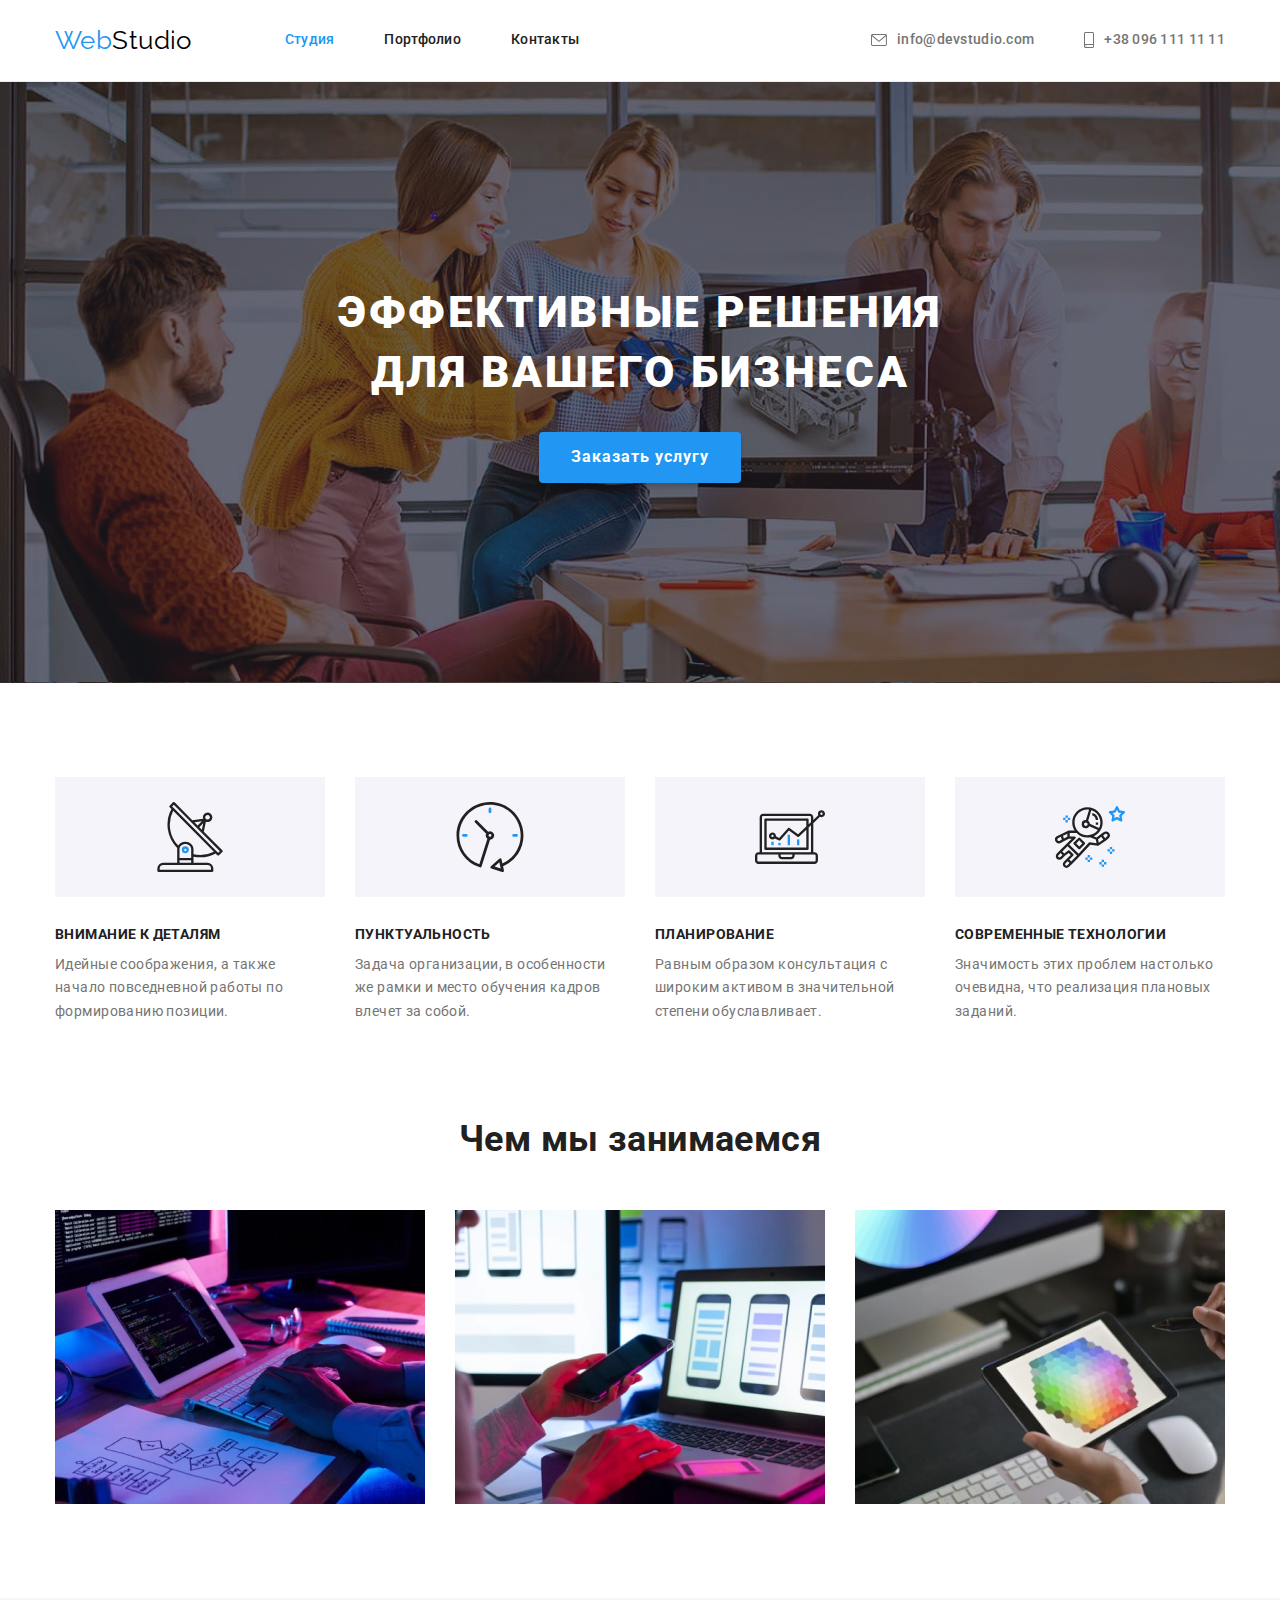
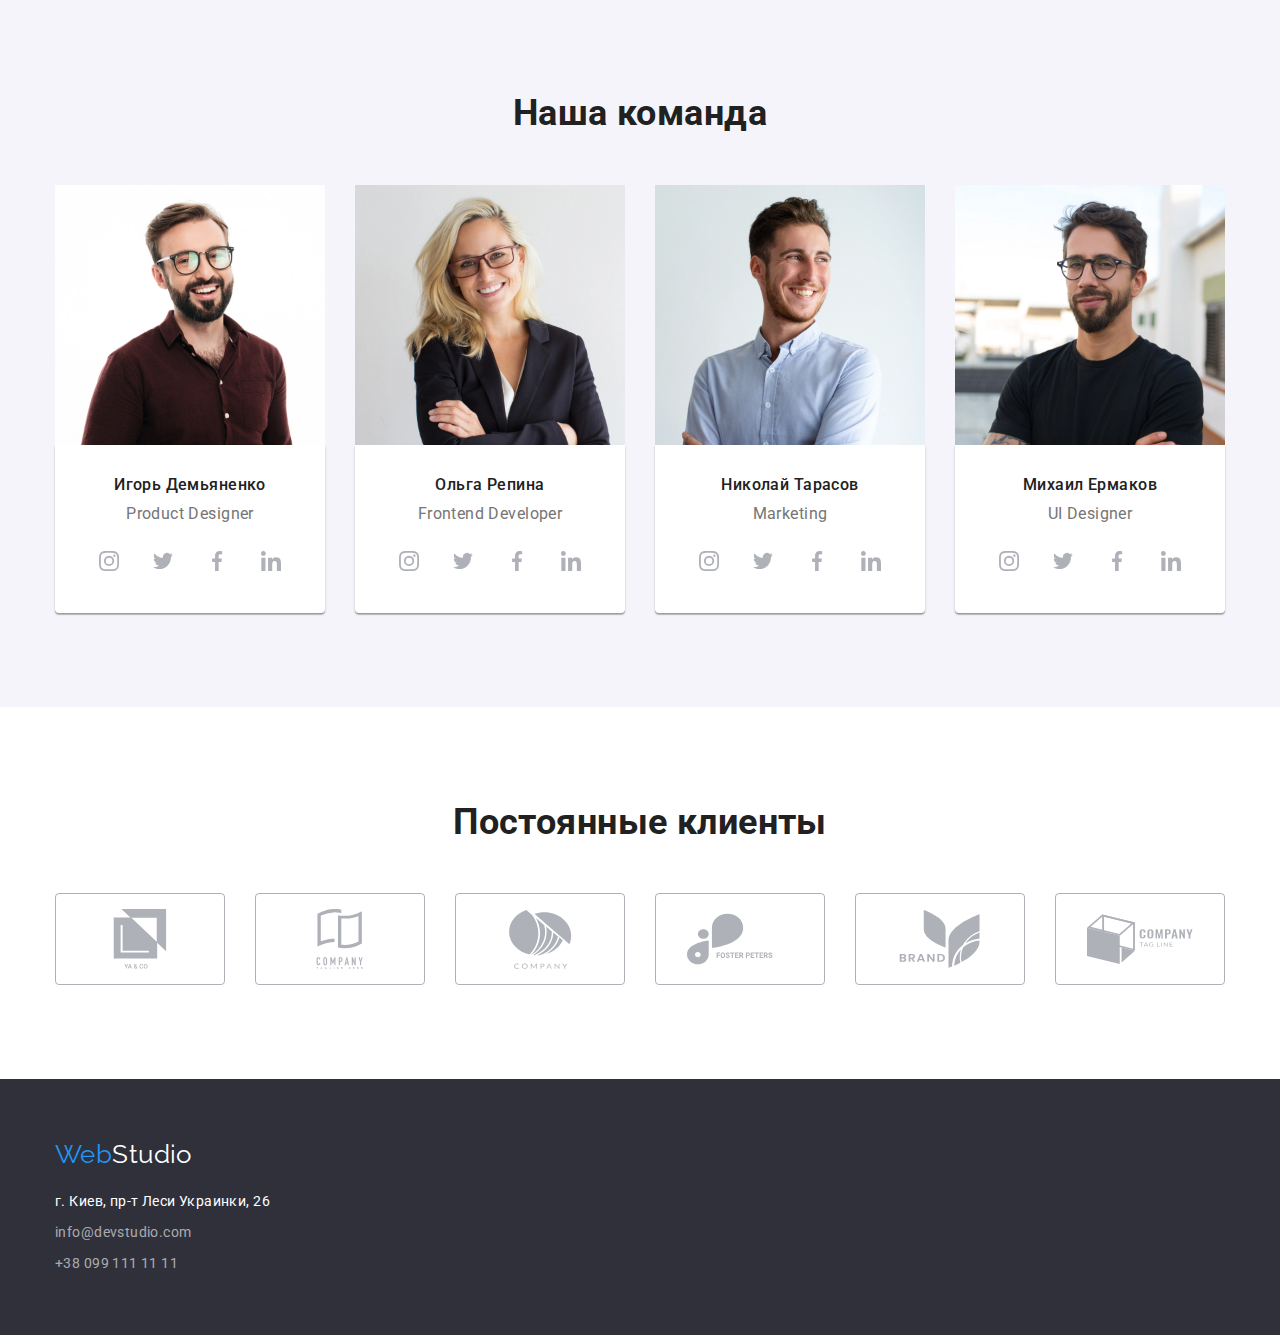
<file: index.html>
<!DOCTYPE html>
<html lang="en">
  <head>
    <meta charset="UTF-8" />
    <meta http-equiv="X-UA-Compatible" content="IE=edge" />
    <meta name="viewport" content="width=device-width, initial-scale=1.0" />
    <title>WebStudio</title>

    <link rel="preconnect" href="https://fonts.googleapis.com" />
    <link rel="preconnect" href="https://fonts.gstatic.com" crossorigin />
    <link
      href="https://fonts.googleapis.com/css2?family=Raleway:wght@700&family=Roboto:wght@400;500;700;900&display=swap"
      rel="stylesheet"
    />

    <link
      rel="stylesheet"
      href="https://cdnjs.cloudflare.com/ajax/libs/modern-normalize/1.1.0/modern-normalize.min.css"
    />
    <link rel="stylesheet" href="./css/styles.css" />
  </head>

  <body>
    <!-- Header-->
    <header class="header">
      <div class="container vice-header">
        <nav class="navigation">
          <a class="logo link" href="./index.html"
            >Web<span class="logo-studio">Studio</span></a
          >

          <ul class="nav-pages">
            <li class="item">
              <a class="link current" href="./index.html">Студия</a>
            </li>
            <li class="item">
              <a class="link" href="./portfolio.html">Портфолио</a>
            </li>
            <li class="item"><a class="link" href="">Контакты</a></li>
          </ul>
        </nav>

        <ul class="contacts">
          <li class="item">
            <a class="link" href="mailto:info@devstudio.com"
              ><svg class="icon" width="16" height="12">
                <use href="./images/icons.svg#envelope"></use></svg
              >info@devstudio.com</a
            >
          </li>
          <li class="item">
            <a class="link" href="tel:+380961111111"
              ><svg class="icon" width="10" height="16">
                <use href="./images/icons.svg#smartphone"></use></svg
              >+38 096 111 11 11</a
            >
          </li>
        </ul>
      </div>
    </header>

    <main>
      <!-- Hero -->
      <section class="hero">
        <div class="container">
          <h1 class="hero-title">
            Эффективные решения <br />
            для вашего бизнеса
          </h1>
          <button class="button primary" type="button">Заказать услугу</button>
        </div>
      </section>

      <!-- Qualities -->
      <section class="section qualities">
        <div class="container">
          <h2 hidden>Качества решений</h2>
          <ul class="solutions">
            <li class="item">
              <div class="placeicon quality-i-station"></div>
              <h3 class="quality-title">Внимание к деталям</h3>
              <p class="quality">
                Идейные соображения, а также начало повседневной работы по
                формированию позиции.
              </p>
            </li>
            <li class="item">
              <div class="placeicon quality-i-clock"></div>
              <h3 class="quality-title">Пунктуальность</h3>
              <p class="quality">
                Задача организации, в особенности же рамки и место обучения
                кадров влечет за собой.
              </p>
            </li>
            <li class="item">
              <div class="placeicon quality-i-diagram"></div>
              <h3 class="quality-title">Планирование</h3>
              <p class="quality">
                Равным образом консультация с широким активом в значительной
                степени обуславливает.
              </p>
            </li>
            <li class="item">
              <div class="placeicon quality-i-astronaut"></div>
              <h3 class="quality-title">Современные технологии</h3>
              <p class="quality">
                Значимость этих проблем настолько очевидна, что реализация
                плановых заданий.
              </p>
            </li>
          </ul>
        </div>
      </section>

      <!-- Work process -->
      <section class="section">
        <div class="container">
          <h2 class="section-title">Чем мы занимаемся</h2>
          <ul class="processes">
            <li class="item">
              <img
                src="./images/box1.webp"
                alt="Програмування алгоритмів"
                width="370"
              />
            </li>
            <li class="item">
              <img
                src="./images/box2.webp"
                alt="Вибір оптимального відображення сайту для смартфонів"
                width="370"
              />
            </li>
            <li class="item">
              <img
                src="./images/box3.jpg"
                alt="Пошук кольору з палітри кольорів"
                width="370"
              />
            </li>
          </ul>
        </div>
      </section>

      <!-- Team -->
      <section class="section team">
        <div class="container">
          <h2 class="section-title">Наша команда</h2>
          <ul class="team-list">
            <li class="item">
              <img
                src="./images/img(2).webp"
                alt="Фото Ігора Дем'яненка"
                width="270"
              />
              <div class="team-mempost">
                <h3 class="team-member">Игорь Демьяненко</h3>
                <p class="team-post">Product Designer</p>
                <ul class="social-links">
                  <li class="team-link">
                    <a class="team-icon" href=""
                      ><svg class="icon" width="20" height="20">
                        <use href="./images/icons.svg#instagram"></use></svg
                    ></a>
                  </li>
                  <li class="team-link">
                    <a class="team-icon" href=""
                      ><svg class="icon" width="20" height="20">
                        <use href="./images/icons.svg#twitter"></use></svg
                    ></a>
                  </li>
                  <li class="team-link">
                    <a class="team-icon" href=""
                      ><svg class="icon" width="20" height="20">
                        <use href="./images/icons.svg#facebook"></use></svg
                    ></a>
                  </li>
                  <li class="team-link">
                    <a class="team-icon" href=""
                      ><svg class="icon" width="20" height="20">
                        <use href="./images/icons.svg#linkedin"></use></svg
                    ></a>
                  </li>
                </ul>
              </div>
            </li>
            <li class="item">
              <img
                src="./images/img(1).webp"
                alt="Фото Ольги Репіної"
                width="270"
              />
              <div class="team-mempost">
                <h3 class="team-member">Ольга Репина</h3>
                <p class="team-post">Frontend Developer</p>
                <ul class="social-links">
                  <li class="team-link">
                    <a class="team-icon" href=""
                      ><svg class="icon" width="20" height="20">
                        <use href="./images/icons.svg#instagram"></use></svg
                    ></a>
                  </li>
                  <li class="team-link">
                    <a class="team-icon" href=""
                      ><svg class="icon" width="20" height="20">
                        <use href="./images/icons.svg#twitter"></use></svg
                    ></a>
                  </li>
                  <li class="team-link">
                    <a class="team-icon" href=""
                      ><svg class="icon" width="20" height="20">
                        <use href="./images/icons.svg#facebook"></use></svg
                    ></a>
                  </li>
                  <li class="team-link">
                    <a class="team-icon" href=""
                      ><svg class="icon" width="20" height="20">
                        <use href="./images/icons.svg#linkedin"></use></svg
                    ></a>
                  </li>
                </ul>
              </div>
            </li>
            <li class="item">
              <img
                src="./images/img.webp"
                alt="Фото Миколи Тарасова"
                width="270"
              />
              <div class="team-mempost">
                <h3 class="team-member">Николай Тарасов</h3>
                <p class="team-post">Marketing</p>
                <ul class="social-links">
                  <li class="team-link">
                    <a class="team-icon" href=""
                      ><svg class="icon" width="20" height="20">
                        <use href="./images/icons.svg#instagram"></use></svg
                    ></a>
                  </li>
                  <li class="team-link">
                    <a class="team-icon" href=""
                      ><svg class="icon" width="20" height="20">
                        <use href="./images/icons.svg#twitter"></use></svg
                    ></a>
                  </li>
                  <li class="team-link">
                    <a class="team-icon" href=""
                      ><svg class="icon" width="20" height="20">
                        <use href="./images/icons.svg#facebook"></use></svg
                    ></a>
                  </li>
                  <li class="team-link">
                    <a class="team-icon" href=""
                      ><svg class="icon" width="20" height="20">
                        <use href="./images/icons.svg#linkedin"></use></svg
                    ></a>
                  </li>
                </ul>
              </div>
            </li>
            <li class="item">
              <img
                src="./images/img(3).webp"
                alt="Фото Михайла Єрмакова"
                width="270"
              />
              <div class="team-mempost">
                <h3 class="team-member">Михаил Ермаков</h3>
                <p class="team-post">UI Designer</p>
                <ul class="social-links">
                  <li class="team-link">
                    <a class="team-icon" href=""
                      ><svg class="icon" width="20" height="20">
                        <use href="./images/icons.svg#instagram"></use></svg
                    ></a>
                  </li>
                  <li class="team-link">
                    <a class="team-icon" href=""
                      ><svg class="icon" width="20" height="20">
                        <use href="./images/icons.svg#twitter"></use></svg
                    ></a>
                  </li>
                  <li class="team-link">
                    <a class="team-icon" href=""
                      ><svg class="icon" width="20" height="20">
                        <use href="./images/icons.svg#facebook"></use></svg
                    ></a>
                  </li>
                  <li class="team-link">
                    <a class="team-icon" href=""
                      ><svg class="icon" width="20" height="20">
                        <use href="./images/icons.svg#linkedin"></use></svg
                    ></a>
                  </li>
                </ul>
              </div>
            </li>
          </ul>
        </div>
      </section>

      <!-- Our clients -->
      <section class="section">
        <div class="container">
          <h2 class="section-title">Постоянные клиенты</h2>
          <ul class="clients">
            <li class="client-link">
              <a class="client-icon" href=""
                ><svg class="icon" width="106" height="60">
                  <use href="./images/icons.svg#client-1"></use>
                </svg>
              </a>
            </li>
            <li class="client-link">
              <a class="client-icon" href=""
                ><svg class="icon" width="106" height="60">
                  <use href="./images/icons.svg#client-2"></use>
                </svg>
              </a>
            </li>
            <li class="client-link">
              <a class="client-icon" href=""
                ><svg class="icon" width="106" height="60">
                  <use href="./images/icons.svg#client-3"></use>
                </svg>
              </a>
            </li>
            <li class="client-link">
              <a class="client-icon" href=""
                ><svg class="icon" width="106" height="60">
                  <use href="./images/icons.svg#client-4"></use>
                </svg>
              </a>
            </li>
            <li class="client-link">
              <a class="client-icon" href=""
                ><svg class="icon" width="106" height="60">
                  <use href="./images/icons.svg#client-5"></use>
                </svg>
              </a>
            </li>
            <li class="client-link">
              <a class="client-icon" href=""
                ><svg class="icon" width="106" height="60">
                  <use href="./images/icons.svg#client-6"></use>
                </svg>
              </a>
            </li>
          </ul>
        </div>
      </section>
    </main>

    <!-- Footer -->
    <footer class="footer">
      <div class="container">
        <a class="logo link logo-footer" href="./index.html"
          >Web<span class="logo-studio">Studio</span></a
        >
        <address class="address">
          <ul class="addlinks">
            <li class="addlink">
              <a class="street-address" href=""
                >г. Киев, пр-т Леси Украинки, 26</a
              >
            </li>
            <li class="addlink">
              <a class="link" href="mailto:info@devstudio.com"
                >info@devstudio.com</a
              >
            </li>
            <li class="addlink">
              <a class="link" href="tel:+380961111111">+38 099 111 11 11</a>
            </li>
          </ul>
        </address>
      </div>
    </footer>
  </body>
</html>
</file>
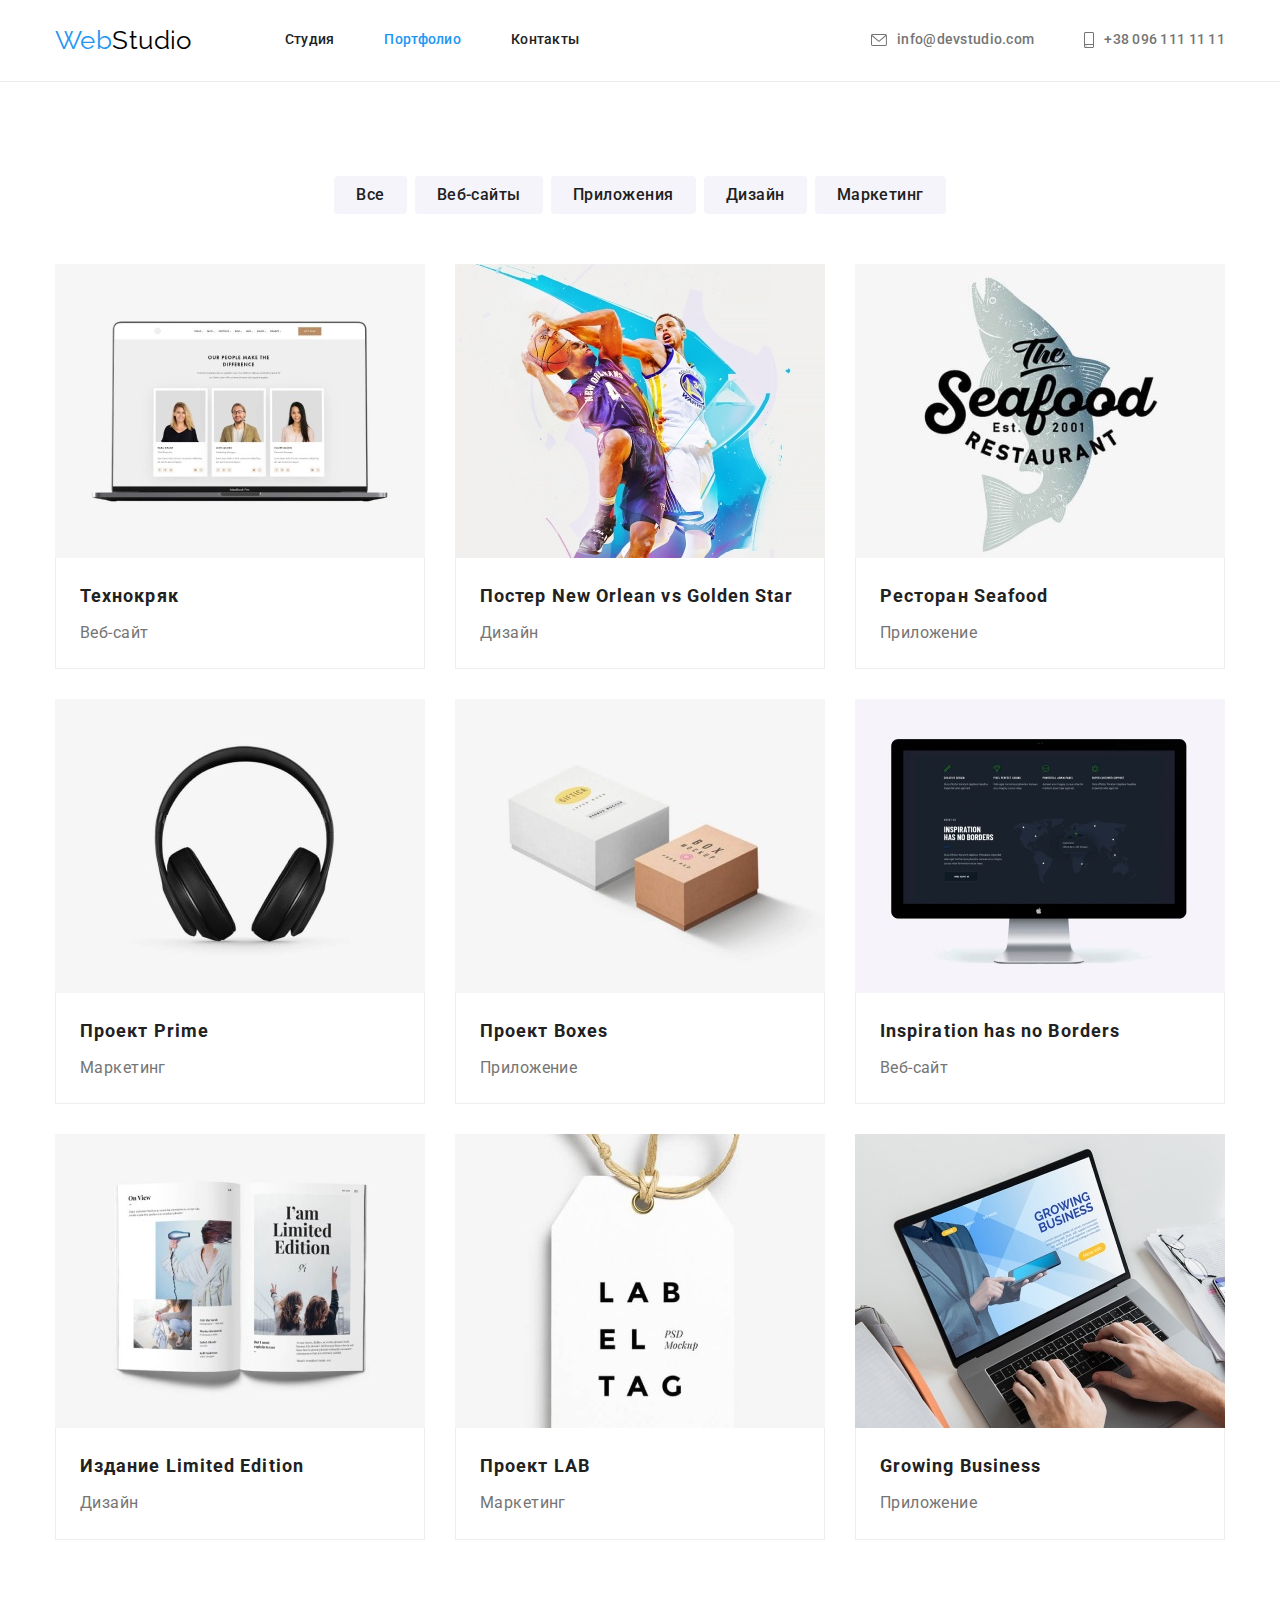
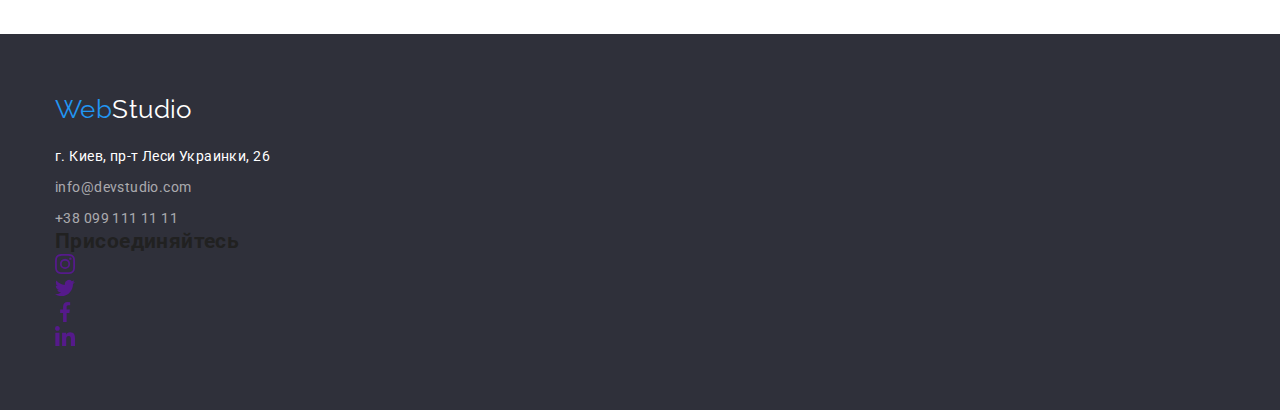
<file: portfolio.html>
<!DOCTYPE html>
<html lang="en">
  <head>
    <meta charset="UTF-8" />
    <meta http-equiv="X-UA-Compatible" content="IE=edge" />
    <meta name="viewport" content="width=device-width, initial-scale=1.0" />
    <title>Portfolio</title>

    <link
      href="https://fonts.googleapis.com/css2?family=Raleway:wght@700&family=Roboto:wght@400;500;700;900&display=swap"
      rel="stylesheet"
    />

    <link
      rel="stylesheet"
      href="https://cdnjs.cloudflare.com/ajax/libs/modern-normalize/1.1.0/modern-normalize.min.css"
    />
    <link rel="stylesheet" href="./css/styles.css" />
  </head>
  <body>
    <!-- Header-->
    <header class="header">
      <div class="container vice-header">
        <nav class="navigation">
          <a class="logo link" href="./index.html"
            >Web<span class="logo-studio">Studio</span></a
          >

          <ul class="nav-pages">
            <li class="item">
              <a class="link" href="./index.html">Студия</a>
            </li>
            <li class="item">
              <a class="link current" href="./portfolio.html">Портфолио</a>
            </li>
            <li class="item"><a class="link" href="">Контакты</a></li>
          </ul>
        </nav>

        <ul class="contacts">
          <li class="item">
            <a class="link" href="mailto:info@devstudio.com"
              ><svg class="icon" width="16" height="12">
                <use href="./images/icons.svg#envelope"></use></svg
              >info@devstudio.com</a
            >
          </li>
          <li class="item">
            <a class="link" href="tel:+380961111111"
              ><svg class="icon" width="10" height="16">
                <use href="./images/icons.svg#smartphone"></use></svg
              >+38 096 111 11 11</a
            >
          </li>
        </ul>
      </div>
    </header>

    <main>
      <div class="container">
        <!-- Filters -->
        <section class="section">
          <ul class="filter-buttons">
            <li class="item">
              <button class="button secondary" type="button">Все</button>
            </li>
            <li class="item">
              <button class="button secondary" type="button">Веб-сайты</button>
            </li>
            <li class="item">
              <button class="button secondary" type="button">Приложения</button>
            </li>
            <li class="item">
              <button class="button secondary" type="button">Дизайн</button>
            </li>
            <li class="item">
              <button class="button secondary" type="button">Маркетинг</button>
            </li>
          </ul>

          <!-- Projects -->
          <ul class="projects">
            <li class="element">
              <a class="link element-link" href="">
                <img
                  src="./images/look.jpg"
                  alt="Веб-сайт 'Технокряк'"
                  width="370"
                  height="294"
                />
                <div class="project-titletype">
                  <h2 class="project-title">Технокряк</h2>
                  <p class="project-type">Веб-сайт</p>
                </div>
              </a>
            </li>

            <li class="element">
              <a class="link element-link" href="">
                <img
                  src="./images/play.jpg"
                  alt="Постер New Orlean vs Golden Star"
                  width="370"
                  height="294"
                />
                <div class="project-titletype">
                  <h2 class="project-title">
                    Постер New Orlean vs Golden Star
                  </h2>
                  <p class="project-type">Дизайн</p>
                </div>
              </a>
            </li>
            <li class="element">
              <a class="link element-link" href="">
                <img
                  src="./images/seafood.jpg"
                  alt="Логотип ресторана"
                  width="370"
                  height="294"
                />
                <div class="project-titletype">
                  <h2 class="project-title">Ресторан Seafood</h2>
                  <p class="project-type">Приложение</p>
                </div>
              </a>
            </li>
            <li class="element">
              <a class="link element-link" href="">
                <img
                  src="./images/hphones.jpg"
                  alt="Фото наушников"
                  width="370"
                  height="294"
                />
                <div class="project-titletype">
                  <h2 class="project-title">Проект Prime</h2>
                  <p class="project-type">Маркетинг</p>
                </div>
              </a>
            </li>
            <li class="element">
              <a class="link element-link" href="">
                <img
                  src="./images/boxes.jpg"
                  alt="Логотип проекта Boxes"
                  width="370"
                  height="294"
                />
                <div class="project-titletype">
                  <h2 class="project-title">Проект Boxes</h2>
                  <p class="project-type">Приложение</p>
                </div>
              </a>
            </li>
            <li class="element">
              <a class="link element-link" href="">
                <img
                  src="./images/monitor.jpg"
                  alt="Веб-сайт Inspiration has no Borders"
                  width="370"
                  height="294"
                />
                <div class="project-titletype">
                  <h2 class="project-title">Inspiration has no Borders</h2>
                  <p class="project-type">Веб-сайт</p>
                </div>
              </a>
            </li>
            <li class="element">
              <a class="link element-link" href="">
                <img
                  src="./images/book.jpg"
                  alt="Дизайн книги 'Limited Edition'"
                  width="370"
                  height="294"
                />
                <div class="project-titletype">
                  <h2 class="project-title">Издание Limited Edition</h2>
                  <p class="project-type">Дизайн</p>
                </div>
              </a>
            </li>
            <li class="element">
              <a class="link element-link" href="">
                <img
                  src="./images/label.jpg"
                  alt="Бирка проекта 'LAB'"
                  width="370"
                  height="294"
                />
                <div class="project-titletype">
                  <h2 class="project-title">Проект LAB</h2>
                  <p class="project-type">Маркетинг</p>
                </div>
              </a>
            </li>
            <li class="element">
              <a class="link element-link" href="">
                <img
                  src="./images/notebook.jpg"
                  alt="Приложение Growing Business на ноутбуке"
                  width="370"
                  height="294"
                />
                <div class="project-titletype">
                  <h2 class="project-title">Growing Business</h2>
                  <p class="project-type">Приложение</p>
                </div>
              </a>
            </li>
          </ul>
        </section>
      </div>
    </main>

    <!-- Footer -->
    <footer class="footer">
      <div class="container f-content">
        <div class>
          <a class="logo link logo-footer" href="./index.html"
            >Web<span class="logo-studio">Studio</span></a
          >
          <address class="address">
            <ul class="addlinks">
              <li class="addlink">
                <a class="street-address" href=""
                  >г. Киев, пр-т Леси Украинки, 26</a
                >
              </li>
              <li class="addlink">
                <a class="link" href="mailto:info@devstudio.com"
                  >info@devstudio.com</a
                >
              </li>
              <li class="addlink">
                <a class="link" href="tel:+380961111111">+38 099 111 11 11</a>
              </li>
            </ul>
          </address>
        </div>

        <div class="socials-block">
          <h2 class="footer-header">Присоединяйтесь</h2>
          <ul class="footer-socials">
            <li class="footer-link">
              <a class="social-icon footer-icon" href=""
                ><svg class="icon" width="20" height="20">
                  <use href="./images/icons.svg#instagram"></use>
                </svg>
              </a>
            </li>
            <li class="footer-link">
              <a class="social-icon footer-icon" href=""
                ><svg class="icon" width="20" height="20">
                  <use href="./images/icons.svg#twitter"></use>
                </svg>
              </a>
            </li>
            <li class="footer-link">
              <a class="social-icon footer-icon" href=""
                ><svg class="icon" width="20" height="20">
                  <use href="./images/icons.svg#facebook"></use>
                </svg>
              </a>
            </li>
            <li class="footer-link">
              <a class="social-icon footer-icon" href=""
                ><svg class="icon" width="20" height="20">
                  <use href="./images/icons.svg#linkedin"></use>
                </svg>
              </a>
            </li>
          </ul>
        </div>
      </div>
    </footer>
  </body>
</html>
</file>
<file: css/styles.css>
:root {
  --primary-text-color: #212121;
  --white-color: #ffffff;
  --black-color: #000000;
  --background-color: #f5f4fa;
  --hero-footer-bgc: #2f303a;
  --header-bgc: #ececec;
  --secondary-text-color: #757575;
  --accent-color: #2196f3;
  --footerlink-color: rgba(255, 255, 255, 0.6);
  --weight-bold: 700;
  --main-icon: #afb1b8;
}

/* MAJOR ELEMENTS */
body {
  background-color: var(--white-color);
  color: var(--primary-text-color);

  font-family: Roboto, sans-serif;
  font-size: 14px;
  line-height: 1.14;
  letter-spacing: 0.03em;
}
img {
  display: block;
  max-width: 100%;
  height: auto;
}
ul {
  margin: 0;
  padding: 0;

  list-style: none;
}
h1,
h2,
h3,
h4,
h5,
h6,
p {
  margin-top: 0;
  margin-bottom: 0;
}

.container {
  margin: 0 auto;
  padding-left: 15px;
  padding-right: 15px;
  width: 1200px;
  /* background-color: lightcoral; */
}
.section {
  padding-top: 94px;
  padding-bottom: 94px;
}
.link {
  text-decoration: none;
}
.icon {
  fill: currentColor;
}
/* MAJOR ELEMENTS */

/* Header */
.header {
  border-bottom: 1px solid #ececec;
  padding-top: 25px;
  padding-bottom: 25px;
}
.vice-header {
  display: flex;
  align-items: center;
}
.navigation {
  display: flex;
}
.logo {
  color: var(--accent-color);
  font-family: Raleway, sans-serif;
  font-size: 26px;
  line-height: 1.19;
}
.logo-studio {
  color: var(--black-color);
}
.nav-pages {
  display: flex;
  margin-left: 93px;
  align-items: center;
}
.nav-pages .item + .item {
  margin-left: 50px;
}
.nav-pages .link {
  color: var(--primary-text-color);
  font-weight: 500;
  letter-spacing: 0.02em;
}
.nav-pages .link.current {
  color: var(--accent-color);
}
.contacts {
  display: flex;
  margin-left: auto;
}
.contacts .item + .item {
  margin-left: 50px;
}
.contacts .link {
  display: flex;
  align-items: center;
  color: var(--secondary-text-color);
  font-weight: 500;
  letter-spacing: 0.02em;
}
.contacts .icon {
  margin-right: 10px;
}
.nav-pages .link:hover,
.nav-pages .link:focus,
.contacts .link:hover,
.contacts .link:focus {
  color: var(--accent-color);
}

/* Studio Main */
/* Hero */
.hero {
  padding-top: 200px;
  padding-bottom: 200px;
  max-width: 1600px;
  margin-left: auto;
  margin-right: auto;
  text-align: center;

  background-color: var(--hero-footer-bgc);
  background-image: linear-gradient(
      to right,
      rgba(47, 48, 58, 0.4),
      rgba(47, 48, 58, 0.4)
    ),
    url('../images/team.jpg');
}
.hero-title {
  margin-bottom: 30px;

  color: var(--white-color);

  font-weight: 900;
  font-size: 44px;
  line-height: 1.37;
  letter-spacing: 0.06em;
  text-transform: uppercase;
}
.button {
  background-color: var(--primary-text-color);
  color: var(--white-color);

  font-family: inherit;
  font-weight: var(--weight-bold);
  font-size: 16px;
  line-height: 1.88;
  letter-spacing: 0.06em;
  cursor: pointer;

  border: none;
  border-radius: 4px;
}
.button.primary {
  padding: 10px 32px;

  background-color: var(--accent-color);
  color: var(--white-color);
  box-shadow: 0px 4px 4px rgba(0, 0, 0, 0.15);
}
.button.primary:hover {
  background-color: rgb(34, 143, 233);
}

/* Qualities */
.qualities {
  padding-bottom: 0;
}
.solutions {
  display: flex;
}
.solutions .item {
  width: 270px;
}
.solutions .item + .item {
  margin-left: 30px;
}
.placeicon {
  width: 270px;
  height: 120px;
  margin-bottom: 30px;

  background-color: #f5f4fa;
  background-repeat: no-repeat;
  background-position: center;
}
.placeicon.quality-i-station {
  background-image: url('../images/station.svg');
}
.placeicon.quality-i-clock {
  background-image: url('../images/clock.svg');
}
.placeicon.quality-i-diagram {
  background-image: url('../images/diagram.svg');
}
.placeicon.quality-i-astronaut {
  background-image: url('../images/astronaut.svg');
}
.quality-title {
  margin-bottom: 10px;

  font-weight: var(--weight-bold);
  text-transform: uppercase;
  font-size: inherit;
}
.quality {
  color: var(--secondary-text-color);
  line-height: 1.71;
}

/* Work process */
.processes {
  display: flex;
}
.processes .item + .item {
  margin-left: 30px;
}

/* Team */
.team {
  background-color: var(--background-color);
}
.section-title {
  margin-bottom: 50px;

  font-weight: var(--weight-bold);
  font-size: 36px;
  line-height: 1.17;
  text-align: center;
}
.team-list {
  display: flex;
}
.team-list .item:nth-child(n + 2) {
  margin-left: 30px;
}
.team-mempost {
  text-align: center;
  box-shadow: 0px 1px 3px rgba(0, 0, 0, 0.12), 0px 1px 1px rgba(0, 0, 0, 0.14),
    0px 2px 1px rgba(0, 0, 0, 0.2);
  border-radius: 0px 0px 4px 4px;
  padding: 30px 32px;

  background-color: var(--white-color);
}
.team-member {
  margin-bottom: 10px;

  font-weight: 500;
  font-size: 16px;
  line-height: 1.19;
}
.team-post {
  margin-bottom: 16px;

  color: var(--secondary-text-color);
  font-size: 16px;
  line-height: 1.19;
}
.social-links {
  display: flex;
}
.team-link {
  width: 44px;
  height: 44px;
}
.team-link:not(:last-child) {
  margin-right: 10px;
}
.team-icon {
  width: 100%;
  height: 100%;
  display: flex;
  align-items: center;
  justify-content: center;
  border-radius: 50%;

  color: var(--main-icon);
  /* background-color: var(--white-color); */
}
.team-icon:hover,
.team-icon:focus {
  color: var(--white-color);
  background-color: var(--accent-color);
}
/* Our clients */
.clients {
  display: flex;
}
.client-link {
  width: 170px;
  height: 92px;
}
.clients .client-link:nth-child(n + 2) {
  margin-left: 30px;
}
.client-icon {
  display: flex;
  width: 100%;
  height: 100%;
  align-items: center;
  justify-content: center;

  border: 1px solid #afb1b8;
  border-radius: 4px;
  color: var(--main-icon);
  /* display: flex; */
}
.client-icon:hover,
.client-icon:focus {
  color: var(--accent-color);
  border-color: var(--accent-color);
}
/* Studio Main */

/* Portfolio Main */
/* Filters */
.filter-buttons {
  display: flex;
  margin-bottom: 50px;
  justify-content: center;
}
.filter-buttons .item + .item {
  margin-left: 8px;
}
.button.secondary {
  padding: 6px 22px;

  background-color: var(--background-color);
  color: var(--primary-text-color);

  font-weight: 500;
  line-height: 1.6;
  letter-spacing: 0.03em;
}
.button.secondary:hover,
.button.secondary:focus {
  background-color: var(--accent-color);
  color: var(--white-color);
}
/* Projects */
.projects {
  display: flex;
  flex-wrap: wrap;

  margin-left: -30px;
  margin-top: -30px;
}
.element {
  flex-basis: calc(100% / 3 - 30px);
  margin-left: 30px;
  margin-top: 30px;
}
.project-titletype {
  padding: 20px 24px;
  border: 1px solid #eeeeee;
  border-top: none;
}
.project-title {
  margin-bottom: 4px;

  color: var(--primary-text-color);
  font-weight: var(--weight-bold);
  font-size: 18px;
  line-height: 2;
  letter-spacing: 0.06em;
}
.project-type {
  color: var(--secondary-text-color);
  font-size: 16px;
  line-height: 1.9;
}
/* Portfolio Main */

/* Footer */
.footer {
  padding-top: 60px;
  padding-bottom: 60px;
  background-color: var(--hero-footer-bgc);
}
.logo-footer {
  margin-bottom: 20px;
  display: inline-block;
}
.address,
.street-address {
  font-style: normal;
  line-height: 1.6;
  text-decoration: none;
}
.footer .logo-studio,
.addlinks .street-address {
  color: var(--white-color);
}
.addlinks .link {
  color: var(--footerlink-color);
}
.addlink:not(:last-child) {
  margin-bottom: 9px;
}
.addlinks .street-address:hover,
.addlinks .street-address:focus,
.addlinks .link:hover,
.addlinks .link:focus {
  color: var(--accent-color);
}
</file>
